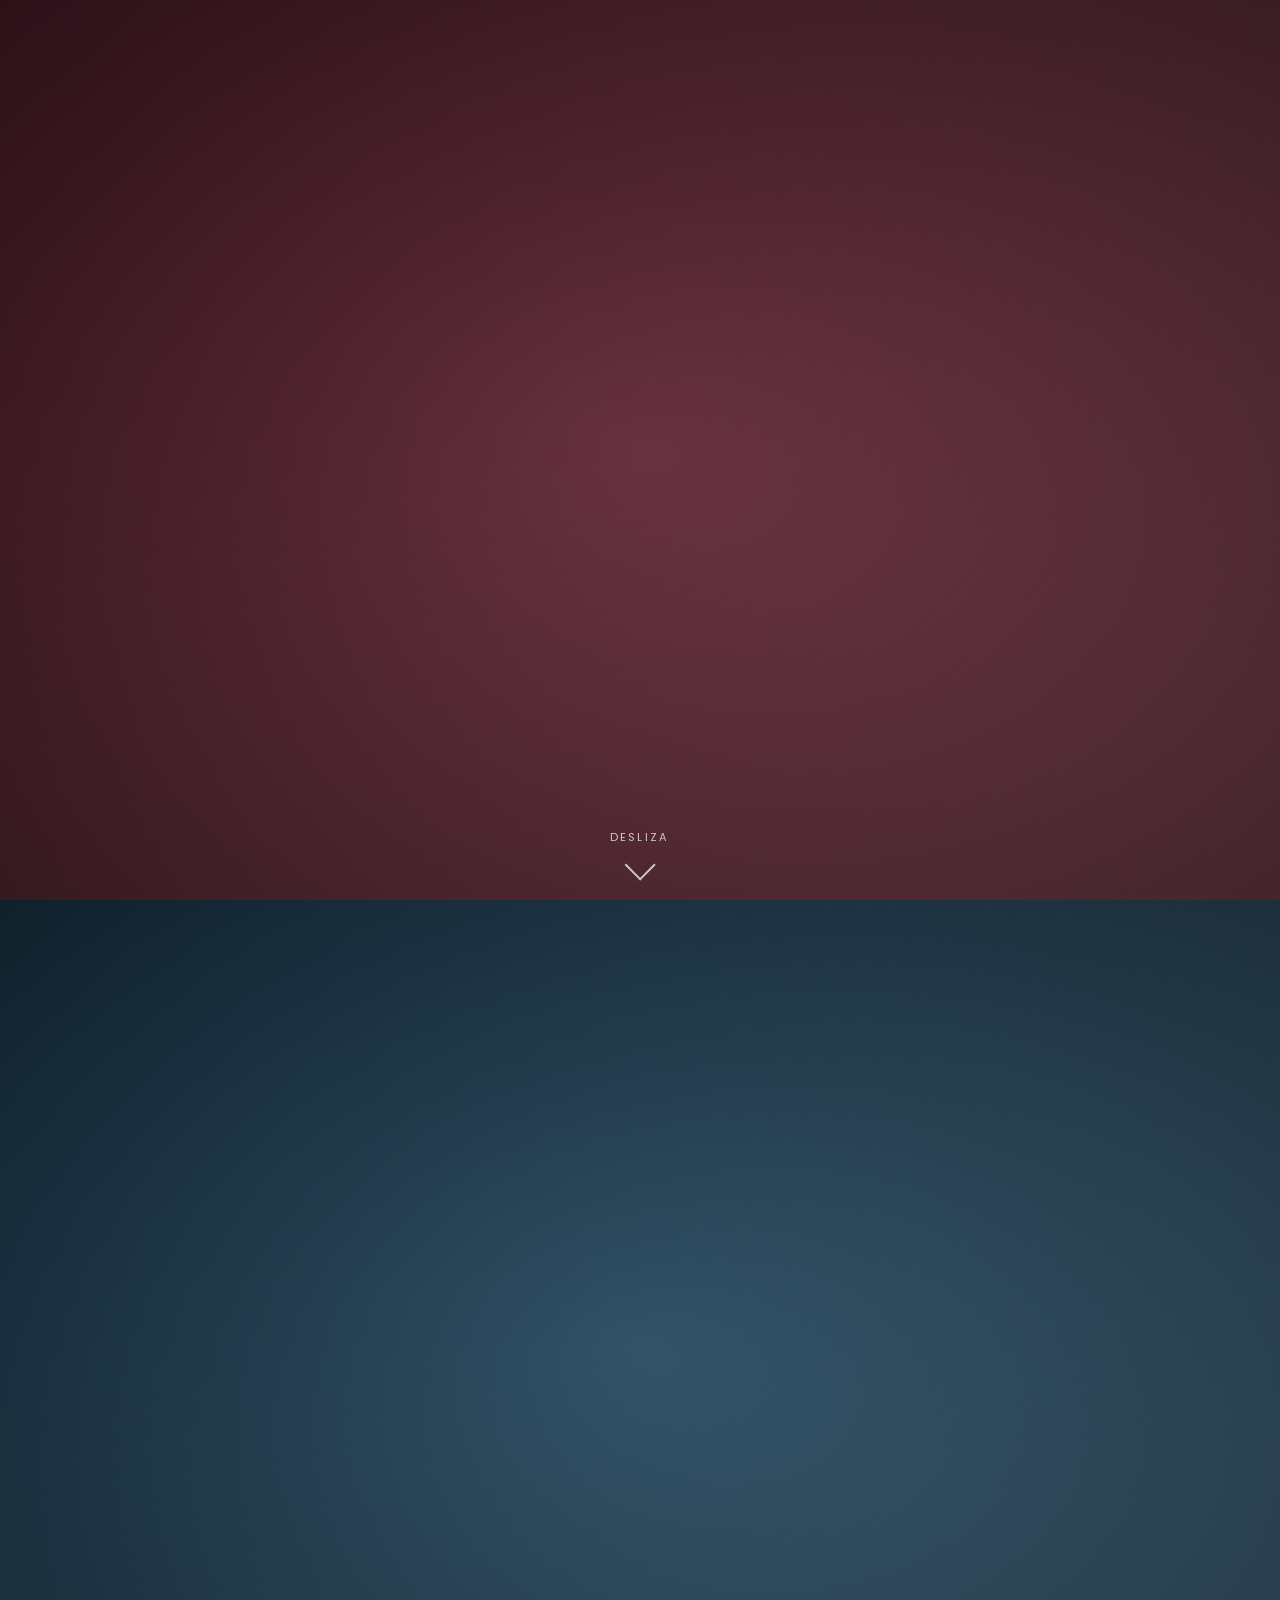
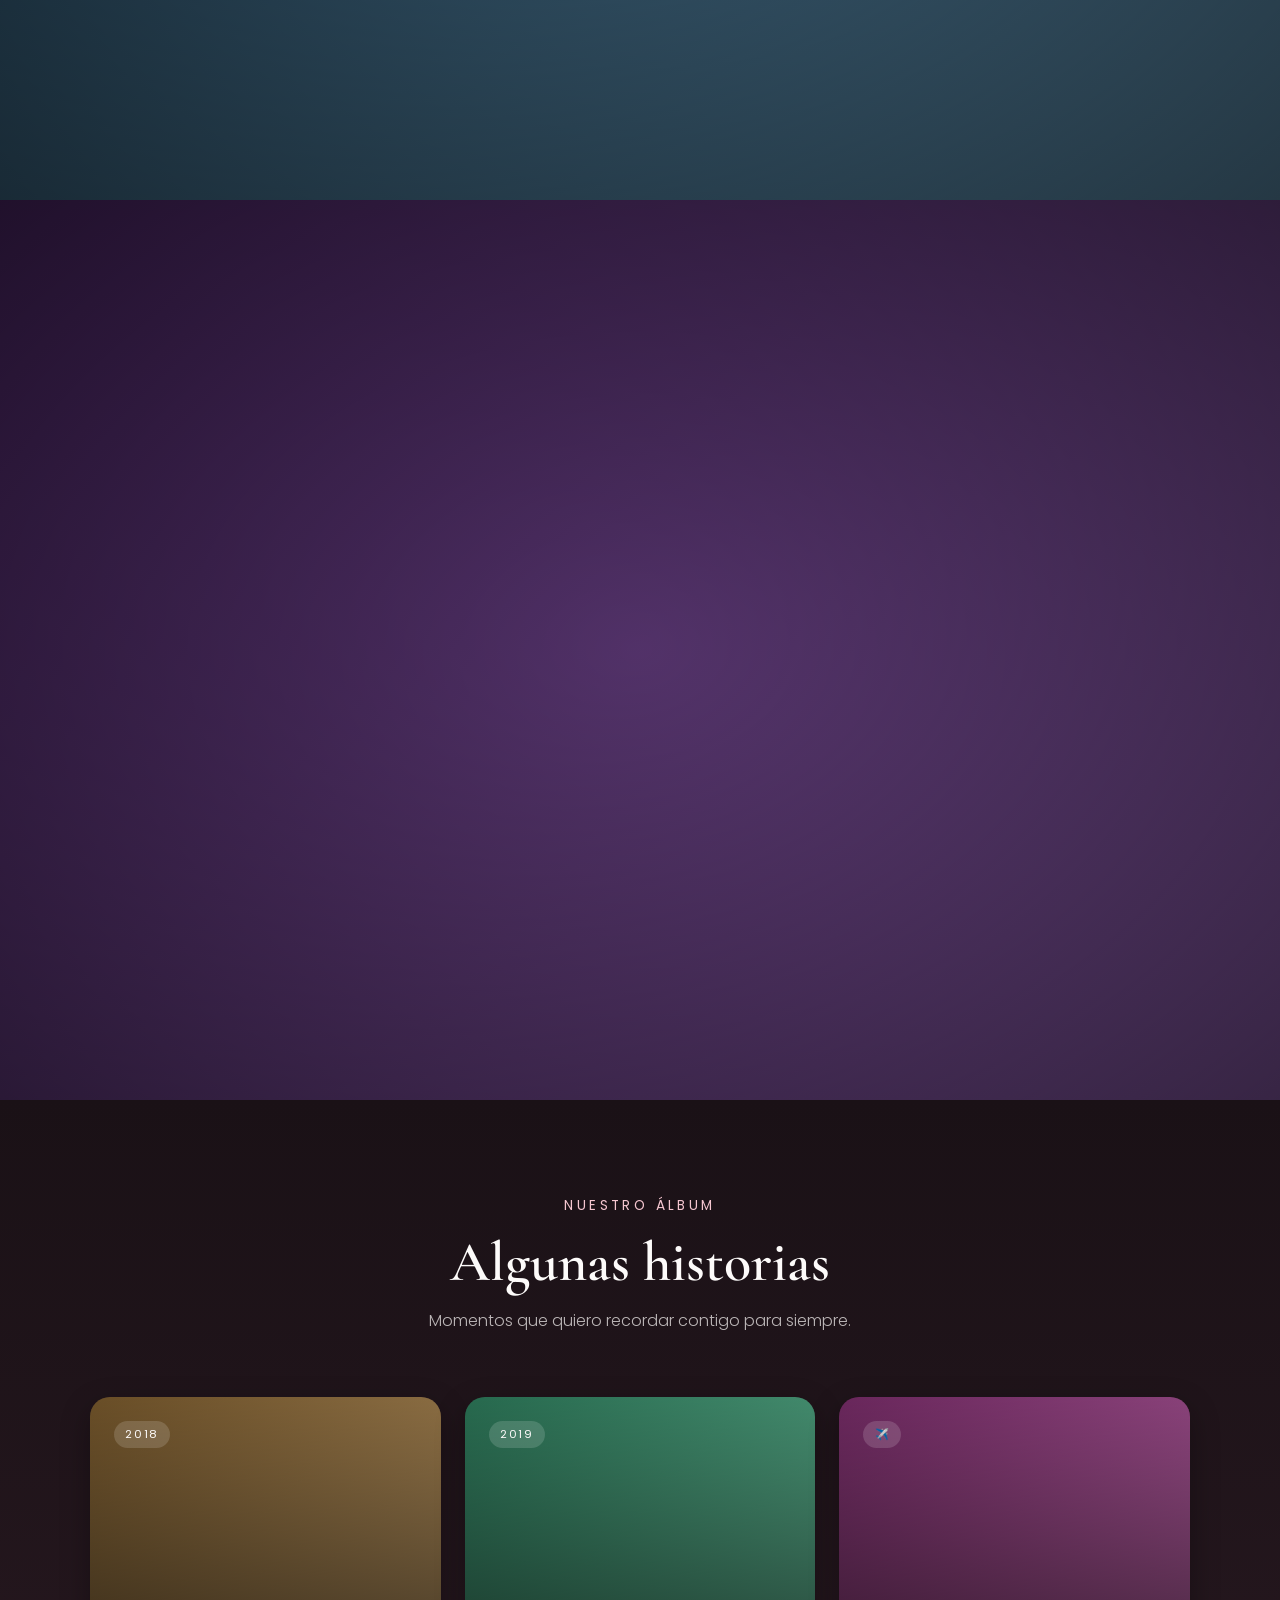
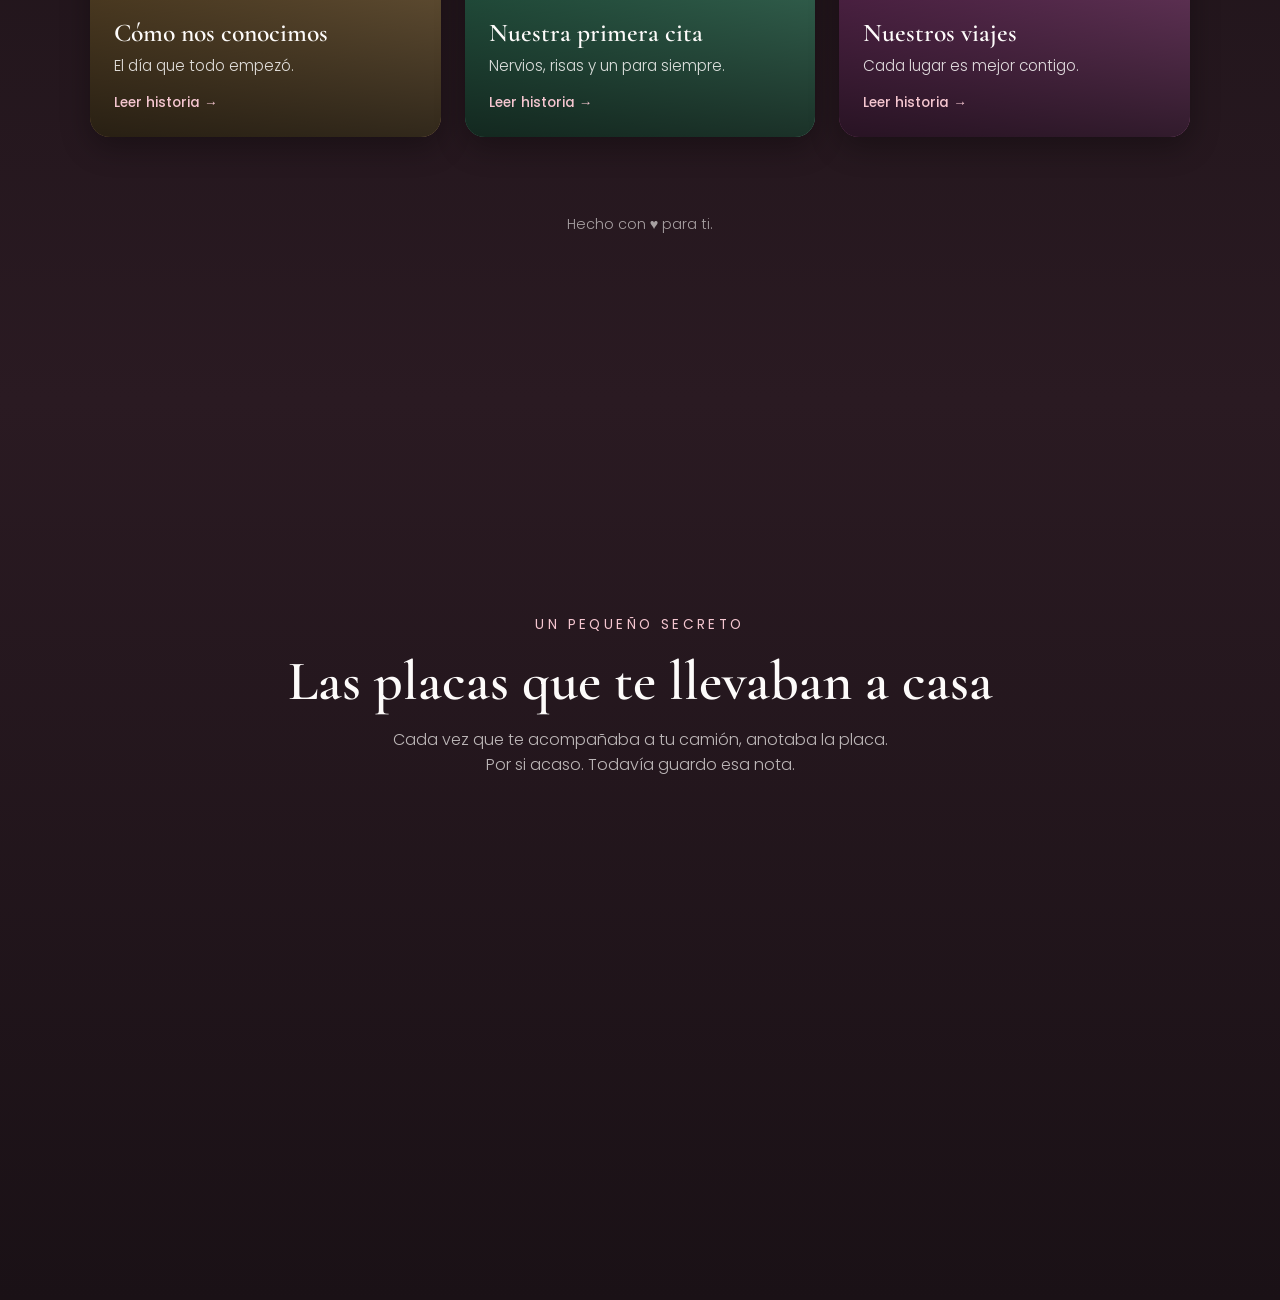
<file: index.html>
<!DOCTYPE html>
<html lang="es">
<head>
  <meta charset="UTF-8" />
  <meta name="viewport" content="width=device-width, initial-scale=1.0" />
  <title>Nosotros ♥</title>
  <meta name="description" content="Un pequeño rincón para contar nuestro tiempo juntos." />
  <link rel="preconnect" href="https://fonts.googleapis.com" />
  <link rel="preconnect" href="https://fonts.gstatic.com" crossorigin />
  <link href="https://fonts.googleapis.com/css2?family=Cormorant+Garamond:ital,wght@0,400;0,600;1,400&family=Poppins:wght@300;400;500;600&display=swap" rel="stylesheet" />
  <link rel="stylesheet" href="css/styles.css" />
</head>
<body>
  <!-- Indicador de scroll fijo -->
  <div class="scroll-hint" id="scrollHint" aria-hidden="true">
    <span>desliza</span>
    <div class="scroll-hint__arrow"></div>
  </div>

  <main>
    <!-- SECCIÓN 1: Novios -->
    <section class="hero" data-bg="1" id="section-novios">
      <div class="hero__overlay"></div>
      <div class="hero__content">
        <p class="hero__eyebrow">desde el 16 de febrero de 2019</p>
        <h1 class="hero__title">Somos novios hace</h1>
        <div class="timer" data-start="2019-02-16T00:00:00">
          <div class="timer__unit"><span class="timer__value" data-unit="years">0</span><span class="timer__label">años</span></div>
          <div class="timer__unit"><span class="timer__value" data-unit="months">0</span><span class="timer__label">meses</span></div>
          <div class="timer__unit"><span class="timer__value" data-unit="days">0</span><span class="timer__label">días</span></div>
          <div class="timer__unit"><span class="timer__value" data-unit="hours">0</span><span class="timer__label">horas</span></div>
          <div class="timer__unit"><span class="timer__value" data-unit="minutes">0</span><span class="timer__label">min</span></div>
          <div class="timer__unit"><span class="timer__value" data-unit="seconds">0</span><span class="timer__label">seg</span></div>
        </div>
      </div>
    </section>

    <!-- SECCIÓN 2: Nos conocimos -->
    <section class="hero" data-bg="2" id="section-conocimos">
      <div class="hero__overlay"></div>
      <div class="hero__content">
        <p class="hero__eyebrow">desde el 9 de octubre de 2018</p>
        <h1 class="hero__title">Nos conocemos hace</h1>
        <div class="timer" data-start="2018-10-09T00:00:00">
          <div class="timer__unit"><span class="timer__value" data-unit="years">0</span><span class="timer__label">años</span></div>
          <div class="timer__unit"><span class="timer__value" data-unit="months">0</span><span class="timer__label">meses</span></div>
          <div class="timer__unit"><span class="timer__value" data-unit="days">0</span><span class="timer__label">días</span></div>
          <div class="timer__unit"><span class="timer__value" data-unit="hours">0</span><span class="timer__label">horas</span></div>
          <div class="timer__unit"><span class="timer__value" data-unit="minutes">0</span><span class="timer__label">min</span></div>
          <div class="timer__unit"><span class="timer__value" data-unit="seconds">0</span><span class="timer__label">seg</span></div>
        </div>
      </div>
    </section>

    <!-- SECCIÓN 3: Primer beso -->
    <section class="hero" data-bg="3" id="section-beso">
      <div class="hero__overlay"></div>
      <div class="hero__content">
        <p class="hero__eyebrow">desde el 26 de octubre de 2018</p>
        <h1 class="hero__title">Nuestro primer beso hace</h1>
        <div class="timer" data-start="2018-10-26T00:00:00">
          <div class="timer__unit"><span class="timer__value" data-unit="years">0</span><span class="timer__label">años</span></div>
          <div class="timer__unit"><span class="timer__value" data-unit="months">0</span><span class="timer__label">meses</span></div>
          <div class="timer__unit"><span class="timer__value" data-unit="days">0</span><span class="timer__label">días</span></div>
          <div class="timer__unit"><span class="timer__value" data-unit="hours">0</span><span class="timer__label">horas</span></div>
          <div class="timer__unit"><span class="timer__value" data-unit="minutes">0</span><span class="timer__label">min</span></div>
          <div class="timer__unit"><span class="timer__value" data-unit="seconds">0</span><span class="timer__label">seg</span></div>
        </div>
      </div>
    </section>

    <!-- SECCIÓN 4: Historias -->
    <section class="stories" id="section-historias">
      <div class="stories__inner">
        <header class="stories__header">
          <p class="stories__eyebrow">nuestro álbum</p>
          <h2 class="stories__title">Algunas historias</h2>
          <p class="stories__subtitle">Momentos que quiero recordar contigo para siempre.</p>
        </header>

        <div class="stories__grid">
          <a class="story-card" href="stories/historia-1.html" data-bg="4">
            <div class="story-card__overlay"></div>
            <div class="story-card__content">
              <span class="story-card__tag">2018</span>
              <h3 class="story-card__title">Cómo nos conocimos</h3>
              <p class="story-card__text">El día que todo empezó.</p>
              <span class="story-card__cta">Leer historia →</span>
            </div>
          </a>

          <a class="story-card" href="stories/historia-2.html" data-bg="5">
            <div class="story-card__overlay"></div>
            <div class="story-card__content">
              <span class="story-card__tag">2019</span>
              <h3 class="story-card__title">Nuestra primera cita</h3>
              <p class="story-card__text">Nervios, risas y un para siempre.</p>
              <span class="story-card__cta">Leer historia →</span>
            </div>
          </a>

          <a class="story-card" href="stories/historia-3.html" data-bg="6">
            <div class="story-card__overlay"></div>
            <div class="story-card__content">
              <span class="story-card__tag">✈️</span>
              <h3 class="story-card__title">Nuestros viajes</h3>
              <p class="story-card__text">Cada lugar es mejor contigo.</p>
              <span class="story-card__cta">Leer historia →</span>
            </div>
          </a>
        </div>

        <footer class="stories__footer">
          <p>Hecho con ♥ para ti.</p>
        </footer>
      </div>
    </section>

    <!-- SECCIÓN 5: Las placas -->
    <section class="plates" id="section-placas">
      <div class="plates__inner">
        <header class="stories__header">
          <p class="stories__eyebrow">un pequeño secreto</p>
          <h2 class="stories__title">Las placas que te llevaban a casa</h2>
          <p class="stories__subtitle">
            Cada vez que te acompañaba a tu camión, anotaba la placa. Por si
            acaso. Todavía guardo esa nota.
          </p>
        </header>

        <a class="plate-card" href="stories/placas.html">
          <div class="plate-card__note">
            <span class="plate-card__pin" aria-hidden="true">📌</span>
            <span class="plate-card__label">mi nota</span>
            <div class="plate-card__list">
              <span class="plate-chip">ABC-1234</span>
              <span class="plate-chip">XYZ-5678</span>
              <span class="plate-chip">JKL-9012</span>
              <span class="plate-chip plate-chip--more">y muchas más…</span>
            </div>
          </div>
          <span class="story-card__cta">Ver la nota completa →</span>
        </a>
      </div>
    </section>
  </main>

  <script src="js/main.js"></script>
</body>
</html>
</file>
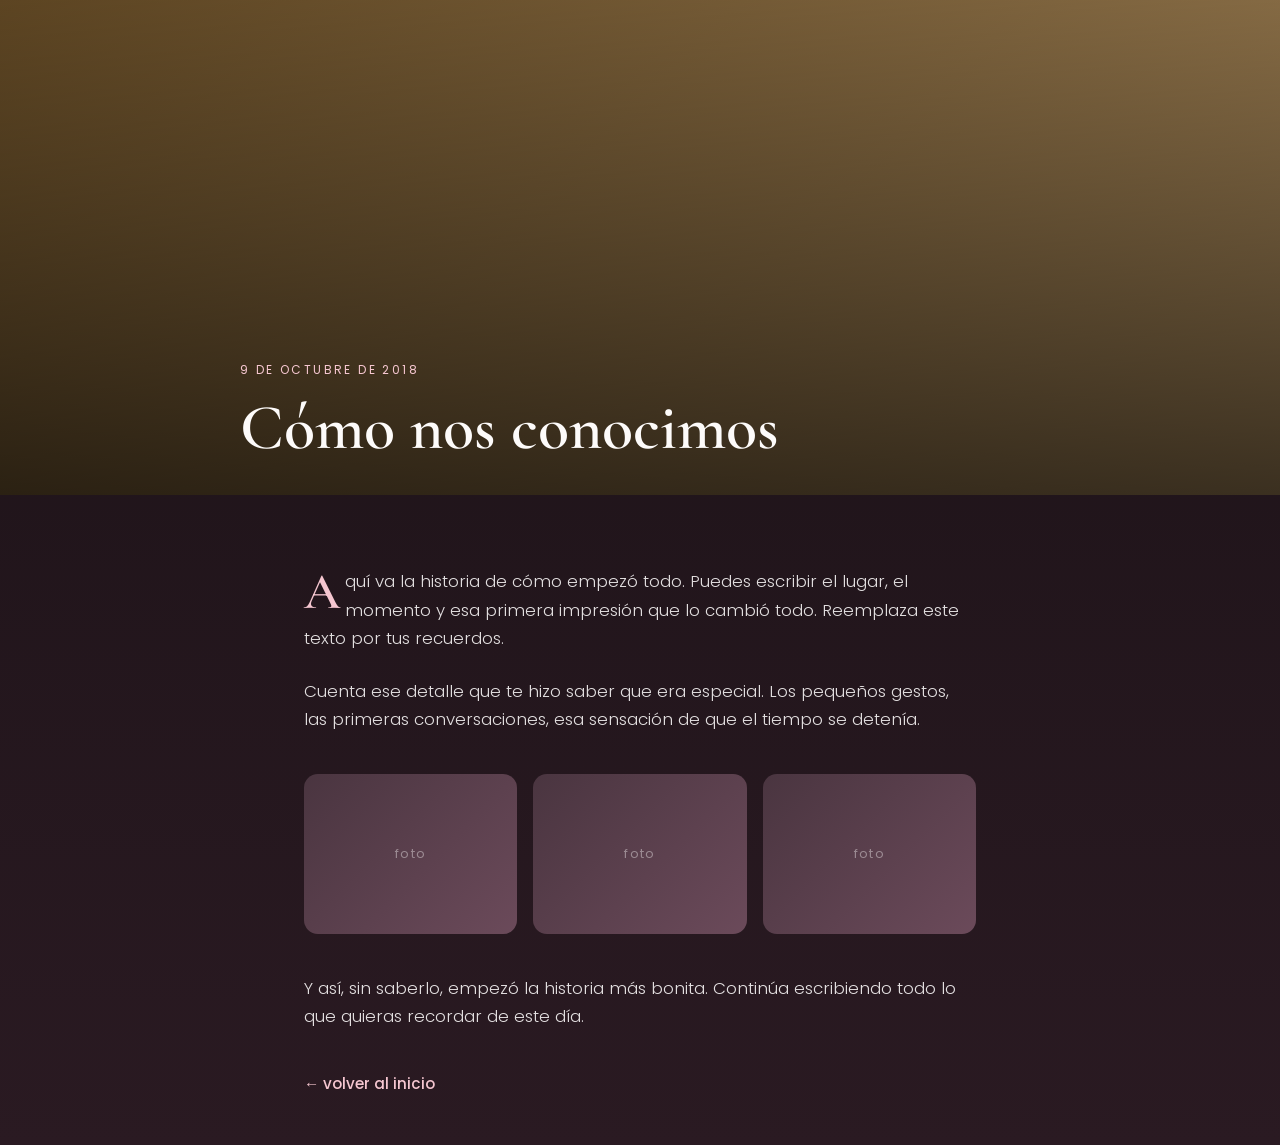
<file: stories/historia-1.html>
<!DOCTYPE html>
<html lang="es">
<head>
  <meta charset="UTF-8" />
  <meta name="viewport" content="width=device-width, initial-scale=1.0" />
  <title>Cómo nos conocimos ♥</title>
  <link rel="preconnect" href="https://fonts.googleapis.com" />
  <link rel="preconnect" href="https://fonts.gstatic.com" crossorigin />
  <link href="https://fonts.googleapis.com/css2?family=Cormorant+Garamond:ital,wght@0,400;0,600;1,400&family=Poppins:wght@300;400;500;600&display=swap" rel="stylesheet" />
  <link rel="stylesheet" href="../css/story.css" />
</head>
<body>
  <header class="story-hero" data-bg="4">
    <div class="story-hero__overlay"></div>
    <div class="story-hero__inner">
      <span class="story-hero__tag">9 de octubre de 2018</span>
      <h1 class="story-hero__title">Cómo nos conocimos</h1>
    </div>
  </header>

  <article class="story-body">
    <p>
      Aquí va la historia de cómo empezó todo. Puedes escribir el lugar, el
      momento y esa primera impresión que lo cambió todo. Reemplaza este texto
      por tus recuerdos.
    </p>
    <p>
      Cuenta ese detalle que te hizo saber que era especial. Los pequeños
      gestos, las primeras conversaciones, esa sensación de que el tiempo se
      detenía.
    </p>

    <div class="story-gallery">
      <div class="story-gallery__item">foto</div>
      <div class="story-gallery__item">foto</div>
      <div class="story-gallery__item">foto</div>
    </div>

    <p>
      Y así, sin saberlo, empezó la historia más bonita. Continúa escribiendo
      todo lo que quieras recordar de este día.
    </p>

    <a class="back-link" href="../index.html">← volver al inicio</a>
  </article>
</body>
</html>
</file>
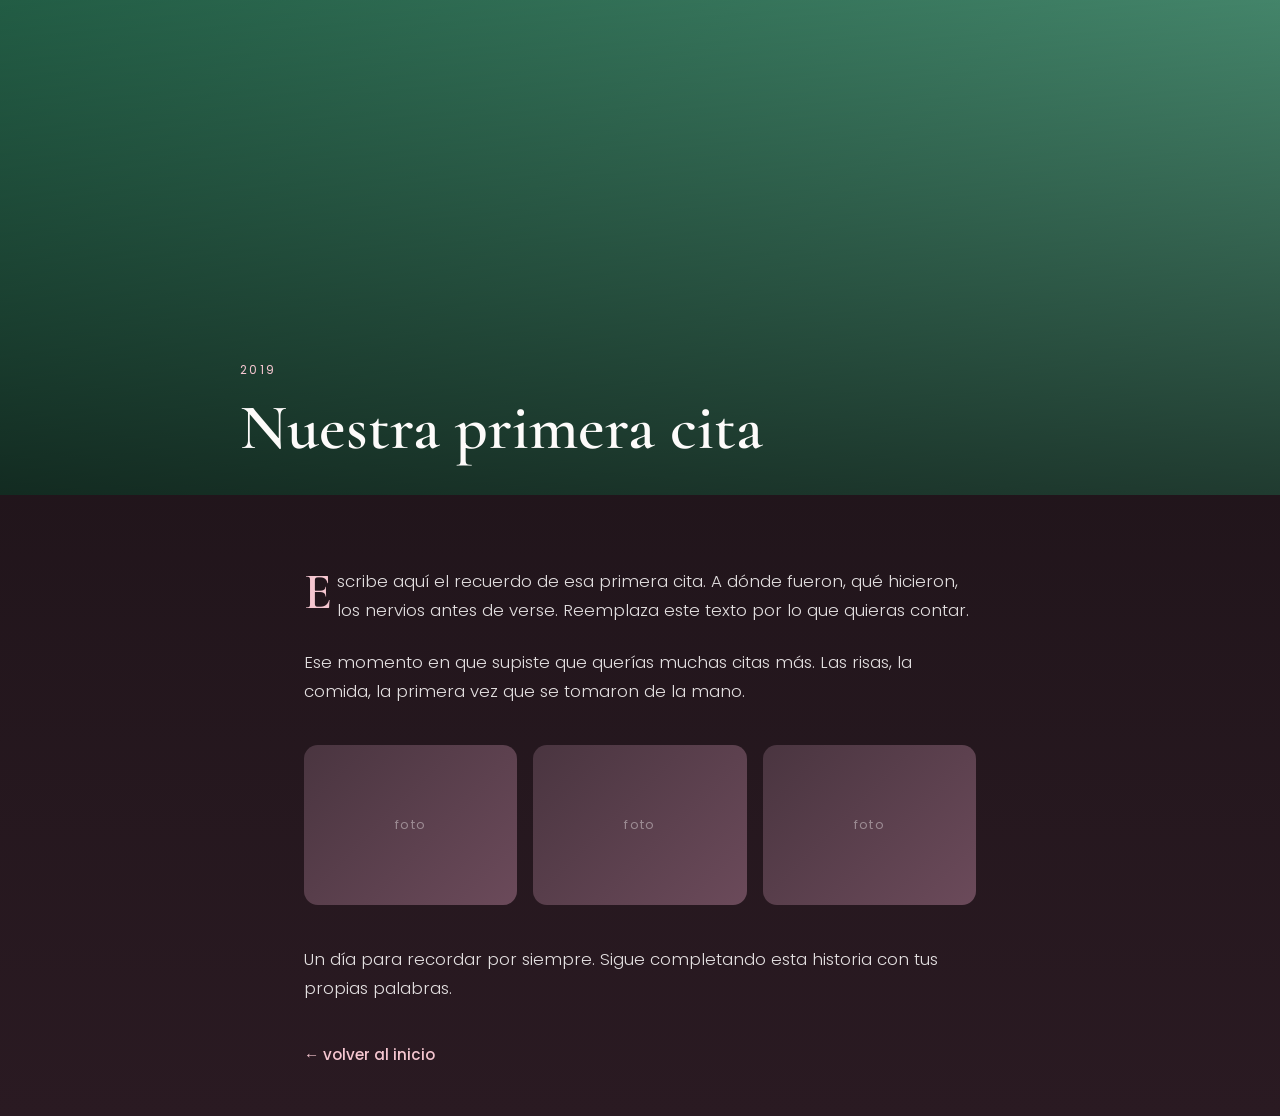
<file: stories/historia-2.html>
<!DOCTYPE html>
<html lang="es">
<head>
  <meta charset="UTF-8" />
  <meta name="viewport" content="width=device-width, initial-scale=1.0" />
  <title>Nuestra primera cita ♥</title>
  <link rel="preconnect" href="https://fonts.googleapis.com" />
  <link rel="preconnect" href="https://fonts.gstatic.com" crossorigin />
  <link href="https://fonts.googleapis.com/css2?family=Cormorant+Garamond:ital,wght@0,400;0,600;1,400&family=Poppins:wght@300;400;500;600&display=swap" rel="stylesheet" />
  <link rel="stylesheet" href="../css/story.css" />
</head>
<body>
  <header class="story-hero" data-bg="5">
    <div class="story-hero__overlay"></div>
    <div class="story-hero__inner">
      <span class="story-hero__tag">2019</span>
      <h1 class="story-hero__title">Nuestra primera cita</h1>
    </div>
  </header>

  <article class="story-body">
    <p>
      Escribe aquí el recuerdo de esa primera cita. A dónde fueron, qué
      hicieron, los nervios antes de verse. Reemplaza este texto por lo que
      quieras contar.
    </p>
    <p>
      Ese momento en que supiste que querías muchas citas más. Las risas, la
      comida, la primera vez que se tomaron de la mano.
    </p>

    <div class="story-gallery">
      <div class="story-gallery__item">foto</div>
      <div class="story-gallery__item">foto</div>
      <div class="story-gallery__item">foto</div>
    </div>

    <p>
      Un día para recordar por siempre. Sigue completando esta historia con tus
      propias palabras.
    </p>

    <a class="back-link" href="../index.html">← volver al inicio</a>
  </article>
</body>
</html>
</file>
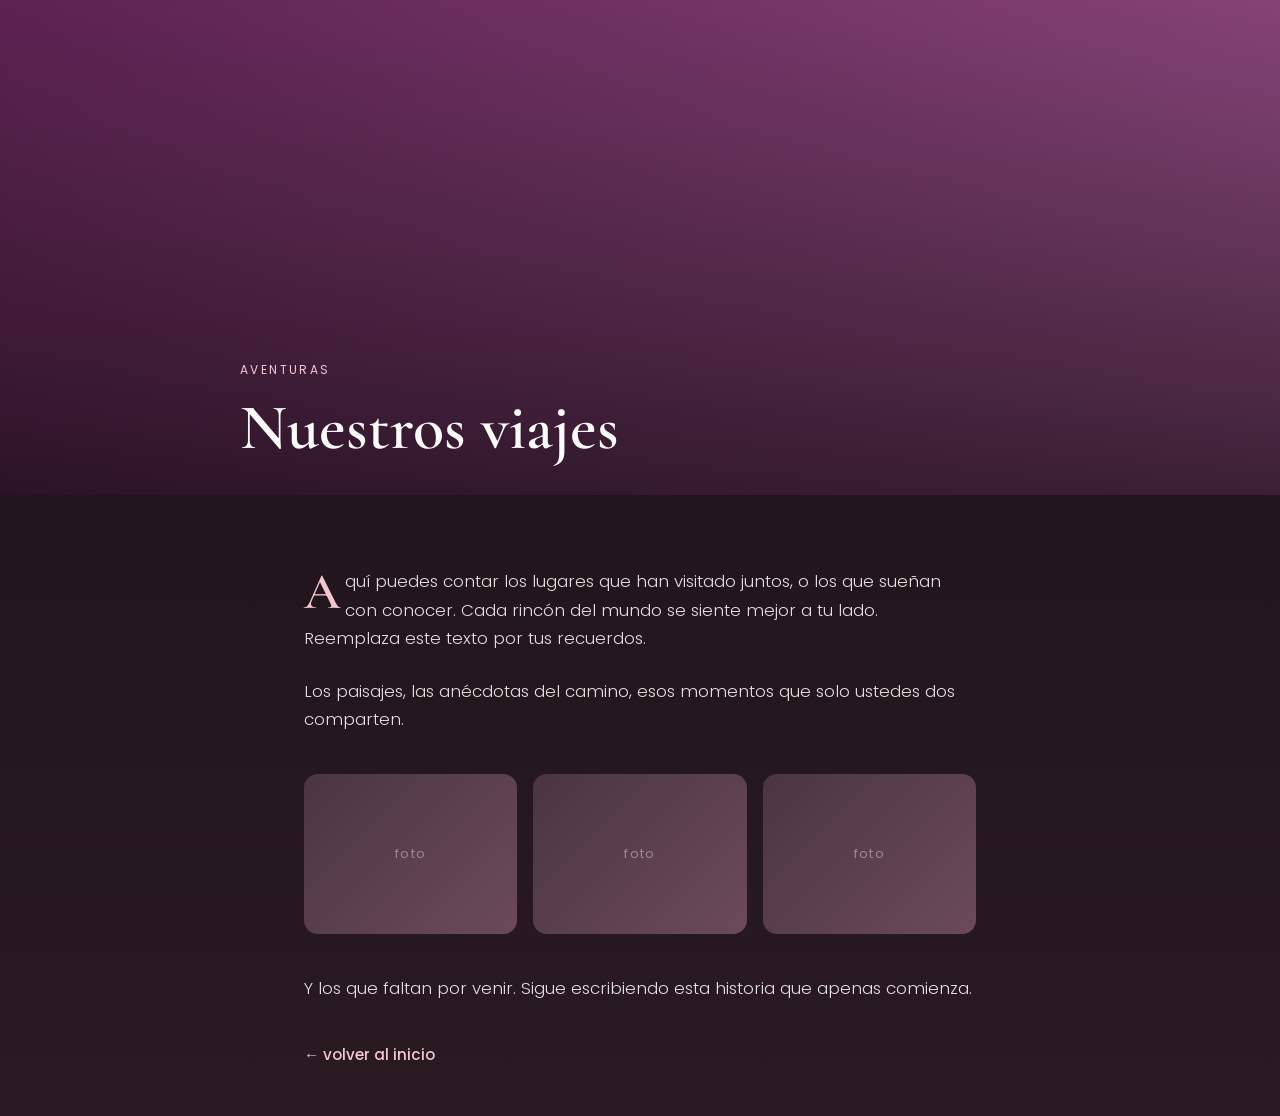
<file: stories/historia-3.html>
<!DOCTYPE html>
<html lang="es">
<head>
  <meta charset="UTF-8" />
  <meta name="viewport" content="width=device-width, initial-scale=1.0" />
  <title>Nuestros viajes ♥</title>
  <link rel="preconnect" href="https://fonts.googleapis.com" />
  <link rel="preconnect" href="https://fonts.gstatic.com" crossorigin />
  <link href="https://fonts.googleapis.com/css2?family=Cormorant+Garamond:ital,wght@0,400;0,600;1,400&family=Poppins:wght@300;400;500;600&display=swap" rel="stylesheet" />
  <link rel="stylesheet" href="../css/story.css" />
</head>
<body>
  <header class="story-hero" data-bg="6">
    <div class="story-hero__overlay"></div>
    <div class="story-hero__inner">
      <span class="story-hero__tag">Aventuras</span>
      <h1 class="story-hero__title">Nuestros viajes</h1>
    </div>
  </header>

  <article class="story-body">
    <p>
      Aquí puedes contar los lugares que han visitado juntos, o los que sueñan
      con conocer. Cada rincón del mundo se siente mejor a tu lado. Reemplaza
      este texto por tus recuerdos.
    </p>
    <p>
      Los paisajes, las anécdotas del camino, esos momentos que solo ustedes dos
      comparten.
    </p>

    <div class="story-gallery">
      <div class="story-gallery__item">foto</div>
      <div class="story-gallery__item">foto</div>
      <div class="story-gallery__item">foto</div>
    </div>

    <p>
      Y los que faltan por venir. Sigue escribiendo esta historia que apenas
      comienza.
    </p>

    <a class="back-link" href="../index.html">← volver al inicio</a>
  </article>
</body>
</html>
</file>
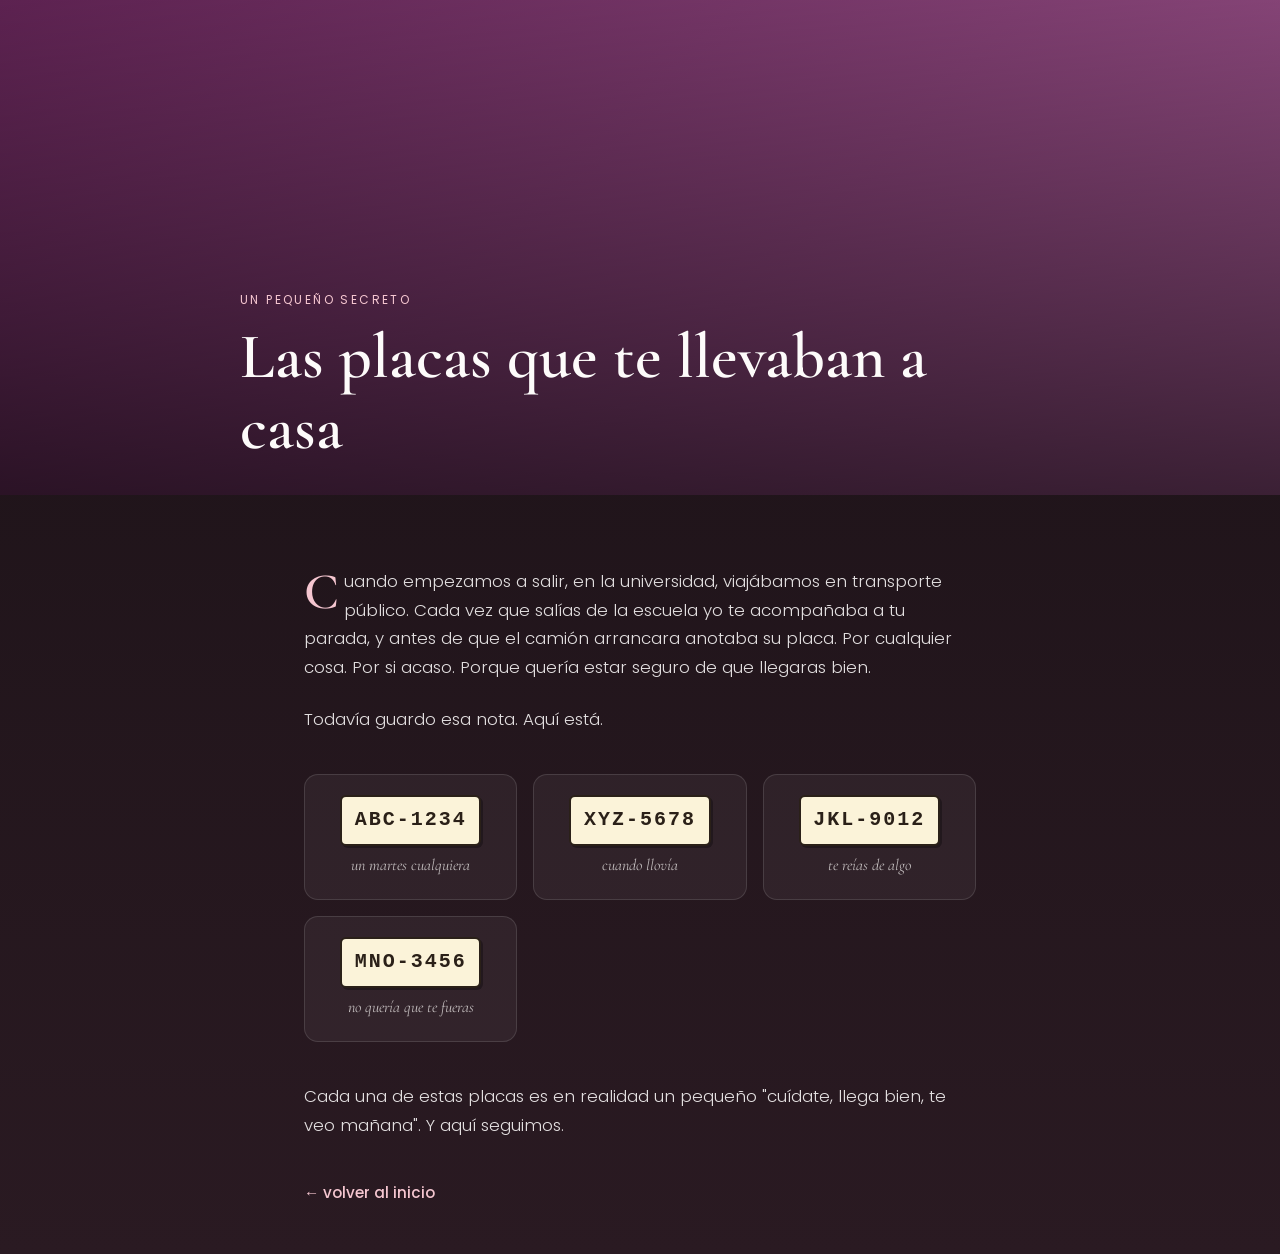
<file: stories/placas.html>
<!DOCTYPE html>
<html lang="es">
<head>
  <meta charset="UTF-8" />
  <meta name="viewport" content="width=device-width, initial-scale=1.0" />
  <title>Las placas que te llevaban a casa ♥</title>
  <link rel="preconnect" href="https://fonts.googleapis.com" />
  <link rel="preconnect" href="https://fonts.gstatic.com" crossorigin />
  <link href="https://fonts.googleapis.com/css2?family=Cormorant+Garamond:ital,wght@0,400;0,600;1,400&family=Poppins:wght@300;400;500;600&display=swap" rel="stylesheet" />
  <link rel="stylesheet" href="../css/story.css" />
</head>
<body>
  <header class="story-hero" data-bg="6">
    <div class="story-hero__overlay"></div>
    <div class="story-hero__inner">
      <span class="story-hero__tag">un pequeño secreto</span>
      <h1 class="story-hero__title">Las placas que te llevaban a casa</h1>
    </div>
  </header>

  <article class="story-body">
    <p>
      Cuando empezamos a salir, en la universidad, viajábamos en transporte
      público. Cada vez que salías de la escuela yo te acompañaba a tu parada, y
      antes de que el camión arrancara anotaba su placa. Por cualquier cosa. Por
      si acaso. Porque quería estar seguro de que llegaras bien.
    </p>
    <p>
      Todavía guardo esa nota. Aquí está.
    </p>

    <!-- Reemplaza estas placas por las reales de tu nota -->
    <ul class="plates-list">
      <li class="plates-list__item">
        <span class="plates-list__plate">ABC-1234</span>
        <span class="plates-list__meta">un martes cualquiera</span>
      </li>
      <li class="plates-list__item">
        <span class="plates-list__plate">XYZ-5678</span>
        <span class="plates-list__meta">cuando llovía</span>
      </li>
      <li class="plates-list__item">
        <span class="plates-list__plate">JKL-9012</span>
        <span class="plates-list__meta">te reías de algo</span>
      </li>
      <li class="plates-list__item">
        <span class="plates-list__plate">MNO-3456</span>
        <span class="plates-list__meta">no quería que te fueras</span>
      </li>
    </ul>

    <p>
      Cada una de estas placas es en realidad un pequeño "cuídate, llega bien,
      te veo mañana". Y aquí seguimos.
    </p>

    <a class="back-link" href="../index.html">← volver al inicio</a>
  </article>
</body>
</html>
</file>
<file: css/styles.css>
/* ============================================================
   Nosotros ♥  —  estilos
   ============================================================ */

/* ---------- Reset y base ---------- */
*,
*::before,
*::after {
  box-sizing: border-box;
  margin: 0;
  padding: 0;
}

:root {
  --font-display: "Cormorant Garamond", Georgia, serif;
  --font-body: "Poppins", -apple-system, BlinkMacSystemFont, "Segoe UI", sans-serif;

  --color-text: #fdfbfa;
  --color-accent: #f5c6d0;

  /* Placeholders de color por sección (cámbialos por fotos luego) */
  --bg-1: linear-gradient(135deg, #7b2d43 0%, #c56b7e 100%);
  --bg-2: linear-gradient(135deg, #2d5b7b 0%, #6ba2c5 100%);
  --bg-3: linear-gradient(135deg, #5b2d7b 0%, #a06bc5 100%);
  --bg-4: linear-gradient(135deg, #7b5b2d 0%, #c5a06b 100%);
  --bg-5: linear-gradient(135deg, #2d7b5b 0%, #6bc5a0 100%);
  --bg-6: linear-gradient(135deg, #7b2d6b 0%, #c56bb0 100%);
}

html {
  scroll-behavior: smooth;
}

body {
  font-family: var(--font-body);
  color: var(--color-text);
  background-color: #1a1116;
  overflow-x: hidden;
  /* Scroll con snap suave entre secciones */
  scroll-snap-type: y proximity;
  overflow-y: auto;
  height: 100vh;
}

main {
  display: block;
}

/* ---------- Secciones hero (cronómetros) ---------- */
.hero {
  position: relative;
  min-height: 100vh;
  display: flex;
  align-items: center;
  justify-content: center;
  text-align: center;
  padding: 2rem;
  scroll-snap-align: start;
  overflow: hidden;
}

/* Fondo (placeholder de color; sustituir por foto vía background-image) */
.hero::before {
  content: "";
  position: absolute;
  inset: 0;
  z-index: 0;
  background-size: cover;
  background-position: center;
  transform: scale(1.05);
  transition: transform 8s ease-out;
}

.hero[data-bg="1"]::before { background: var(--bg-1); }
.hero[data-bg="2"]::before { background: var(--bg-2); }
.hero[data-bg="3"]::before { background: var(--bg-3); }

/* Al estar visible, hace un ligero zoom (efecto vivo) */
.hero.is-visible::before {
  transform: scale(1);
}

/* Filtro de oscurecimiento */
.hero__overlay {
  position: absolute;
  inset: 0;
  z-index: 1;
  background: radial-gradient(
      ellipse at center,
      rgba(0, 0, 0, 0.35) 0%,
      rgba(0, 0, 0, 0.65) 100%
    );
}

.hero__content {
  position: relative;
  z-index: 2;
  max-width: 900px;
  opacity: 0;
  transform: translateY(30px);
  transition: opacity 1s ease, transform 1s ease;
}

.hero.is-visible .hero__content {
  opacity: 1;
  transform: translateY(0);
}

.hero__eyebrow {
  font-size: clamp(0.8rem, 2vw, 1rem);
  letter-spacing: 0.25em;
  text-transform: uppercase;
  color: var(--color-accent);
  margin-bottom: 1rem;
}

.hero__title {
  font-family: var(--font-display);
  font-weight: 600;
  font-size: clamp(2.2rem, 6vw, 4.5rem);
  line-height: 1.1;
  margin-bottom: 2.5rem;
  text-shadow: 0 2px 20px rgba(0, 0, 0, 0.4);
}

/* ---------- Cronómetro ---------- */
.timer {
  display: flex;
  flex-wrap: wrap;
  justify-content: center;
  gap: clamp(0.75rem, 2.5vw, 2rem);
}

.timer__unit {
  display: flex;
  flex-direction: column;
  align-items: center;
  min-width: 64px;
  padding: 0.75rem 0.5rem;
  background: rgba(255, 255, 255, 0.08);
  border: 1px solid rgba(255, 255, 255, 0.15);
  border-radius: 16px;
  backdrop-filter: blur(6px);
  -webkit-backdrop-filter: blur(6px);
}

.timer__value {
  font-family: var(--font-display);
  font-size: clamp(1.8rem, 5vw, 3.2rem);
  font-weight: 600;
  line-height: 1;
  font-variant-numeric: tabular-nums;
}

.timer__label {
  font-size: clamp(0.65rem, 1.5vw, 0.8rem);
  letter-spacing: 0.15em;
  text-transform: uppercase;
  color: var(--color-accent);
  margin-top: 0.4rem;
}

/* ---------- Indicador de scroll ---------- */
.scroll-hint {
  position: fixed;
  bottom: 1.5rem;
  left: 50%;
  transform: translateX(-50%);
  z-index: 50;
  display: flex;
  flex-direction: column;
  align-items: center;
  gap: 0.5rem;
  color: var(--color-text);
  opacity: 0.75;
  transition: opacity 0.5s ease;
  pointer-events: none;
}

.scroll-hint.is-hidden {
  opacity: 0;
}

.scroll-hint span {
  font-size: 0.7rem;
  letter-spacing: 0.2em;
  text-transform: uppercase;
}

.scroll-hint__arrow {
  width: 22px;
  height: 22px;
  border-right: 2px solid currentColor;
  border-bottom: 2px solid currentColor;
  transform: rotate(45deg);
  animation: bounce 1.8s infinite ease-in-out;
}

@keyframes bounce {
  0%, 100% { transform: rotate(45deg) translate(0, 0); }
  50% { transform: rotate(45deg) translate(4px, 4px); }
}

/* ---------- Sección de historias ---------- */
.stories {
  min-height: 100vh;
  background: linear-gradient(180deg, #1a1116 0%, #2a1a22 100%);
  padding: clamp(3rem, 8vw, 6rem) 1.5rem;
  scroll-snap-align: start;
}

.stories__inner {
  max-width: 1100px;
  margin: 0 auto;
}

.stories__header {
  text-align: center;
  margin-bottom: clamp(2rem, 5vw, 4rem);
}

.stories__eyebrow {
  font-size: 0.85rem;
  letter-spacing: 0.25em;
  text-transform: uppercase;
  color: var(--color-accent);
  margin-bottom: 0.75rem;
}

.stories__title {
  font-family: var(--font-display);
  font-weight: 600;
  font-size: clamp(2rem, 5vw, 3.5rem);
  margin-bottom: 0.75rem;
}

.stories__subtitle {
  font-weight: 300;
  color: rgba(253, 251, 250, 0.7);
  max-width: 500px;
  margin: 0 auto;
}

.stories__grid {
  display: grid;
  grid-template-columns: repeat(auto-fit, minmax(260px, 1fr));
  gap: 1.5rem;
}

/* ---------- Tarjeta de historia ---------- */
.story-card {
  position: relative;
  display: block;
  min-height: 340px;
  border-radius: 20px;
  overflow: hidden;
  text-decoration: none;
  color: var(--color-text);
  transform: translateY(30px);
  opacity: 0;
  transition: opacity 0.7s ease, transform 0.7s ease, box-shadow 0.4s ease;
  box-shadow: 0 10px 30px rgba(0, 0, 0, 0.3);
}

.story-card.is-visible {
  opacity: 1;
  transform: translateY(0);
}

.story-card::before {
  content: "";
  position: absolute;
  inset: 0;
  z-index: 0;
  background-size: cover;
  background-position: center;
  transition: transform 0.6s ease;
}

.story-card[data-bg="4"]::before { background: var(--bg-4); }
.story-card[data-bg="5"]::before { background: var(--bg-5); }
.story-card[data-bg="6"]::before { background: var(--bg-6); }

.story-card:hover {
  box-shadow: 0 18px 45px rgba(0, 0, 0, 0.45);
}

.story-card:hover::before {
  transform: scale(1.08);
}

.story-card__overlay {
  position: absolute;
  inset: 0;
  z-index: 1;
  background: linear-gradient(
    180deg,
    rgba(0, 0, 0, 0.15) 0%,
    rgba(0, 0, 0, 0.75) 100%
  );
}

.story-card__content {
  position: relative;
  z-index: 2;
  height: 100%;
  display: flex;
  flex-direction: column;
  justify-content: flex-end;
  padding: 1.5rem;
}

.story-card__tag {
  align-self: flex-start;
  font-size: 0.7rem;
  letter-spacing: 0.15em;
  text-transform: uppercase;
  padding: 0.3rem 0.7rem;
  background: rgba(255, 255, 255, 0.15);
  border-radius: 999px;
  margin-bottom: auto;
}

.story-card__title {
  font-family: var(--font-display);
  font-size: 1.6rem;
  font-weight: 600;
  margin-bottom: 0.4rem;
}

.story-card__text {
  font-weight: 300;
  font-size: 0.95rem;
  color: rgba(253, 251, 250, 0.85);
  margin-bottom: 1rem;
}

.story-card__cta {
  font-size: 0.85rem;
  font-weight: 500;
  color: var(--color-accent);
  transition: transform 0.3s ease;
}

.story-card:hover .story-card__cta {
  transform: translateX(4px);
}

/* ---------- Footer ---------- */
.stories__footer {
  text-align: center;
  margin-top: clamp(2.5rem, 6vw, 5rem);
  font-weight: 300;
  color: rgba(253, 251, 250, 0.6);
  font-size: 0.9rem;
}

/* ---------- Accesibilidad: reduce motion ---------- */
@media (prefers-reduced-motion: reduce) {
  html { scroll-behavior: auto; }
  *,
  *::before,
  *::after {
    animation-duration: 0.001ms !important;
    animation-iteration-count: 1 !important;
    transition-duration: 0.001ms !important;
  }
  .hero__content,
  .story-card {
    opacity: 1;
    transform: none;
  }
}

/* ---------- Sección "Las placas" ---------- */
.plates {
  min-height: 100vh;
  display: flex;
  align-items: center;
  background: linear-gradient(180deg, #2a1a22 0%, #1a1116 100%);
  padding: clamp(3rem, 8vw, 6rem) 1.5rem;
  scroll-snap-align: start;
}

.plates__inner {
  max-width: 720px;
  margin: 0 auto;
  width: 100%;
}

/* La card con aspecto de nota de papel */
.plate-card {
  position: relative;
  display: flex;
  flex-direction: column;
  align-items: center;
  gap: 1.5rem;
  text-decoration: none;
  color: var(--color-text);
  transform: translateY(30px);
  opacity: 0;
  transition: opacity 0.7s ease, transform 0.7s ease;
}

.plate-card.is-visible {
  opacity: 1;
  transform: translateY(0);
}

.plate-card__note {
  position: relative;
  width: 100%;
  max-width: 480px;
  background: #fbf3d9;
  color: #3a2e22;
  border-radius: 6px;
  padding: 2.5rem 1.75rem 2rem;
  box-shadow: 0 14px 40px rgba(0, 0, 0, 0.45);
  transform: rotate(-1.5deg);
  transition: transform 0.4s ease, box-shadow 0.4s ease;
  /* textura sutil de renglones de libreta */
  background-image: repeating-linear-gradient(
    180deg,
    transparent 0,
    transparent 37px,
    rgba(58, 46, 34, 0.08) 38px
  );
}

.plate-card:hover .plate-card__note {
  transform: rotate(0deg) scale(1.02);
  box-shadow: 0 20px 50px rgba(0, 0, 0, 0.55);
}

.plate-card__pin {
  position: absolute;
  top: -14px;
  left: 50%;
  transform: translateX(-50%);
  font-size: 1.8rem;
  filter: drop-shadow(0 3px 4px rgba(0, 0, 0, 0.35));
}

.plate-card__label {
  display: block;
  font-family: var(--font-display);
  font-style: italic;
  font-size: 1.4rem;
  color: #8a6d4a;
  margin-bottom: 1.25rem;
  text-align: center;
}

.plate-card__list {
  display: flex;
  flex-wrap: wrap;
  justify-content: center;
  gap: 0.6rem;
}

.plate-chip {
  font-family: "Courier New", Courier, monospace;
  font-weight: 700;
  letter-spacing: 0.08em;
  font-size: 0.95rem;
  padding: 0.4rem 0.7rem;
  background: #fff;
  color: #2a2018;
  border: 2px solid #3a2e22;
  border-radius: 5px;
  box-shadow: 1px 1px 0 rgba(58, 46, 34, 0.25);
}

.plate-chip--more {
  font-family: var(--font-body);
  font-weight: 400;
  font-style: italic;
  letter-spacing: normal;
  background: transparent;
  border: none;
  box-shadow: none;
  color: #8a6d4a;
  align-self: center;
}

.plate-card .story-card__cta {
  color: var(--color-accent);
}
</file>
<file: css/story.css>
/* ============================================================
   Página de historia individual
   ============================================================ */

*,
*::before,
*::after {
  box-sizing: border-box;
  margin: 0;
  padding: 0;
}

:root {
  --font-display: "Cormorant Garamond", Georgia, serif;
  --font-body: "Poppins", -apple-system, BlinkMacSystemFont, "Segoe UI", sans-serif;
  --color-text: #fdfbfa;
  --color-accent: #f5c6d0;
}

body {
  font-family: var(--font-body);
  color: var(--color-text);
  background: linear-gradient(180deg, #1a1116 0%, #2a1a22 100%);
  min-height: 100vh;
  line-height: 1.7;
}

/* Cabecera con foto de fondo (placeholder de color) */
.story-hero {
  position: relative;
  min-height: 55vh;
  display: flex;
  align-items: flex-end;
  padding: 2rem 1.5rem;
  overflow: hidden;
}

.story-hero::before {
  content: "";
  position: absolute;
  inset: 0;
  z-index: 0;
  background-size: cover;
  background-position: center;
}

.story-hero[data-bg="4"]::before { background: linear-gradient(135deg, #7b5b2d 0%, #c5a06b 100%); }
.story-hero[data-bg="5"]::before { background: linear-gradient(135deg, #2d7b5b 0%, #6bc5a0 100%); }
.story-hero[data-bg="6"]::before { background: linear-gradient(135deg, #7b2d6b 0%, #c56bb0 100%); }

.story-hero__overlay {
  position: absolute;
  inset: 0;
  z-index: 1;
  background: linear-gradient(180deg, rgba(0, 0, 0, 0.25) 0%, rgba(0, 0, 0, 0.7) 100%);
}

.story-hero__inner {
  position: relative;
  z-index: 2;
  max-width: 800px;
  margin: 0 auto;
  width: 100%;
}

.story-hero__tag {
  display: inline-block;
  font-size: 0.75rem;
  letter-spacing: 0.2em;
  text-transform: uppercase;
  color: var(--color-accent);
  margin-bottom: 0.75rem;
}

.story-hero__title {
  font-family: var(--font-display);
  font-weight: 600;
  font-size: clamp(2.2rem, 6vw, 4rem);
  line-height: 1.1;
}

/* Cuerpo del texto */
.story-body {
  max-width: 720px;
  margin: 0 auto;
  padding: clamp(2.5rem, 6vw, 4.5rem) 1.5rem 3rem;
}

.story-body p {
  font-weight: 300;
  font-size: 1.05rem;
  color: rgba(253, 251, 250, 0.88);
  margin-bottom: 1.5rem;
}

.story-body p:first-of-type::first-letter {
  font-family: var(--font-display);
  font-size: 3.2rem;
  font-weight: 600;
  float: left;
  line-height: 0.8;
  margin: 0.1em 0.1em 0 0;
  color: var(--color-accent);
}

/* Galería de fotos placeholder */
.story-gallery {
  display: grid;
  grid-template-columns: repeat(auto-fit, minmax(160px, 1fr));
  gap: 1rem;
  margin: 2.5rem 0;
}

.story-gallery__item {
  aspect-ratio: 4 / 3;
  border-radius: 14px;
  background: linear-gradient(135deg, #4a3540 0%, #6b4a5a 100%);
  display: flex;
  align-items: center;
  justify-content: center;
  color: rgba(253, 251, 250, 0.4);
  font-size: 0.8rem;
  letter-spacing: 0.1em;
}

/* Botón volver */
.back-link {
  display: inline-flex;
  align-items: center;
  gap: 0.5rem;
  margin-top: 1rem;
  color: var(--color-accent);
  text-decoration: none;
  font-weight: 500;
  font-size: 0.95rem;
  transition: transform 0.3s ease;
}

.back-link:hover {
  transform: translateX(-4px);
}

@media (prefers-reduced-motion: reduce) {
  * { transition-duration: 0.001ms !important; }
}

/* ---------- Listado de placas ---------- */
.plates-list {
  list-style: none;
  display: grid;
  grid-template-columns: repeat(auto-fit, minmax(200px, 1fr));
  gap: 1rem;
  margin: 2.5rem 0;
}

.plates-list__item {
  display: flex;
  flex-direction: column;
  align-items: center;
  gap: 0.4rem;
  padding: 1.25rem 1rem;
  background: rgba(255, 255, 255, 0.05);
  border: 1px solid rgba(255, 255, 255, 0.12);
  border-radius: 14px;
}

.plates-list__plate {
  font-family: "Courier New", Courier, monospace;
  font-weight: 700;
  letter-spacing: 0.1em;
  font-size: 1.25rem;
  padding: 0.4rem 0.8rem;
  background: #fbf3d9;
  color: #2a2018;
  border: 2px solid #2a2018;
  border-radius: 6px;
  box-shadow: 2px 2px 0 rgba(0, 0, 0, 0.3);
}

.plates-list__meta {
  font-family: var(--font-display);
  font-style: italic;
  font-size: 1rem;
  color: rgba(253, 251, 250, 0.7);
}
</file>
